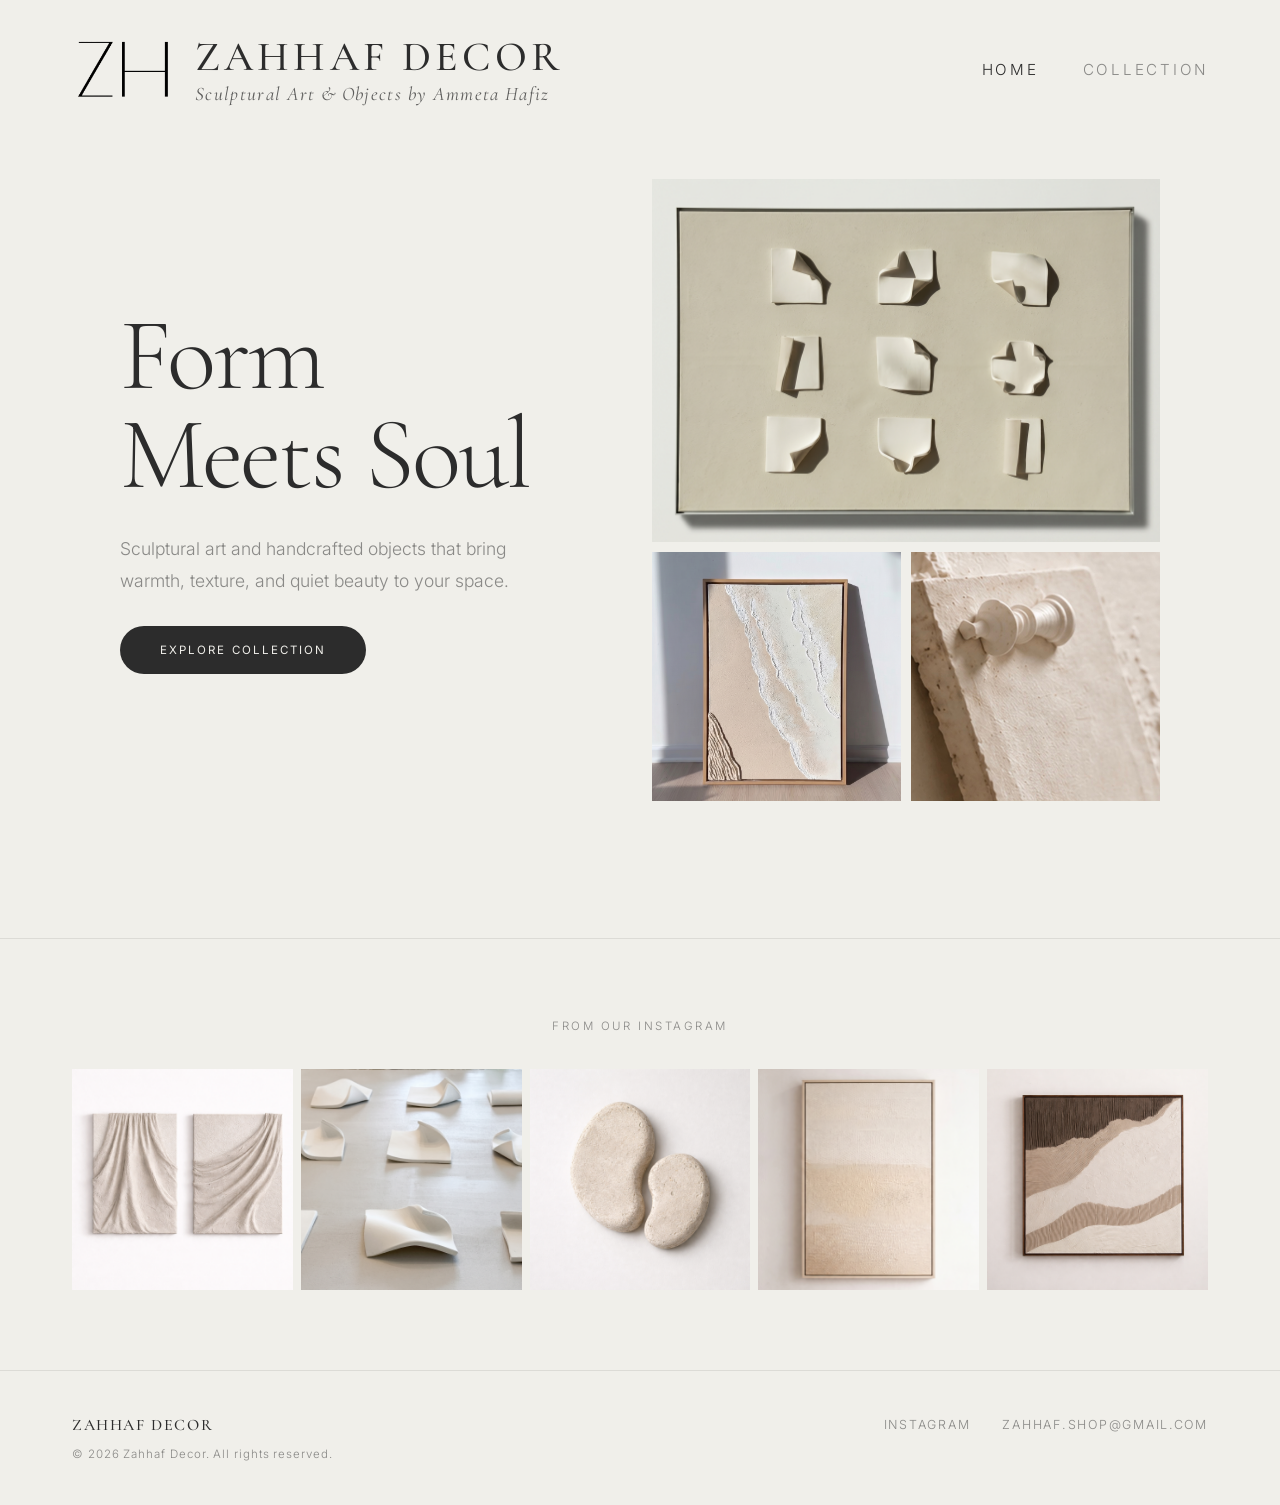
<file: index.html>
<!DOCTYPE html>
<html lang="en">
<head>
  <meta charset="UTF-8">
  <meta name="viewport" content="width=device-width, initial-scale=1.0">
  <title>Zahhaf Decor</title>
  <link rel="stylesheet" href="style.css">
</head>
<body>

  <!-- Navigation -->
  <nav class="nav">
    <a href="index.html" class="nav-brand"><img src="images/logo.png" alt="Zahhaf Decor logo" class="nav-logo"><span class="nav-brand-text">Zahhaf Decor<span class="nav-byline">Sculptural Art & Objects by Ammeta Hafiz</span></span></a>
    <ul class="nav-links">
      <li><a href="index.html" class="active">Home</a></li>
      <li><a href="collection.html">Collection</a></li>
    </ul>
  </nav>

  <!-- Hero -->
  <section class="hero">

    <div class="hero-content">
      <h1 class="hero-heading">Form<br>Meets Soul</h1>
      <p class="hero-subtitle">Sculptural art and handcrafted objects that bring warmth, texture, and quiet beauty to your space.</p>
      <a href="collection.html" class="btn">Explore Collection</a>
    </div>

    <div class="hero-collage">
      <img src="images/12.png" alt="" class="collage-img collage-img--top">
      <img src="images/21.png" alt="" class="collage-img collage-img--bottom-left">
      <div class="collage-cell--bottom-right">
        <img src="images/27.jpeg" alt="" class="collage-img">
      </div>
    </div>

  </section>

  <!-- Instagram -->
  <section class="instagram">
    <a href="https://instagram.com/zahhaf.decor" target="_blank" rel="noopener" class="instagram-label">From Our Instagram</a>
    <div class="instagram-grid">
      <img src="images/19.png" alt="">
      <img src="images/25.png" alt="">
      <img src="images/14.png" alt="">
      <img src="images/17.png" alt="">
      <img src="images/08.png" alt="">
    </div>
  </section>

  <!-- Footer -->
  <footer class="footer">
    <div class="footer-top">
      <span class="footer-brand">Zahhaf Decor</span>
      <div class="footer-contact">
        <a href="https://instagram.com/zahhaf.decor" target="_blank" rel="noopener">Instagram</a>
        <a href="mailto:zahhaf.shop@gmail.com">zahhaf.shop@gmail.com</a>
      </div>
    </div>
    <span class="footer-copy">&copy; 2026 Zahhaf Decor. All rights reserved.</span>
  </footer>

</body>
</html>
</file>
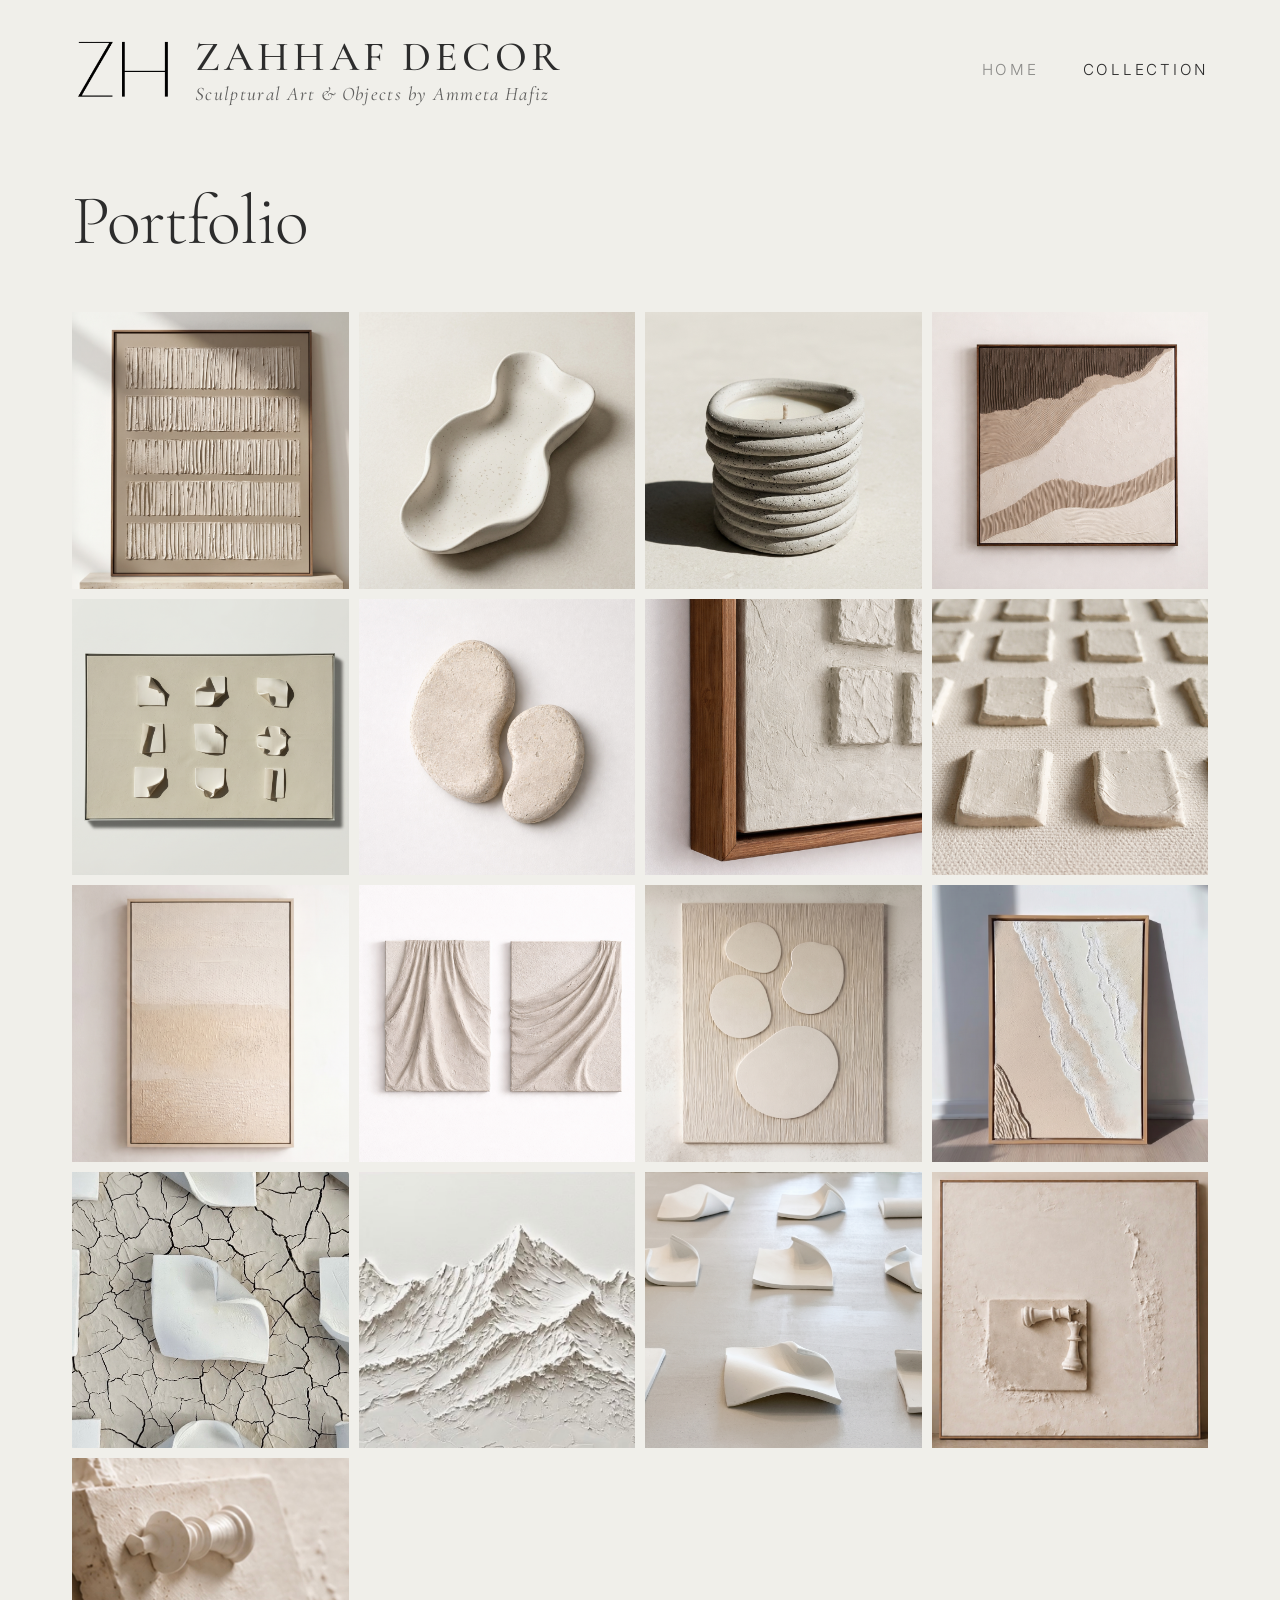
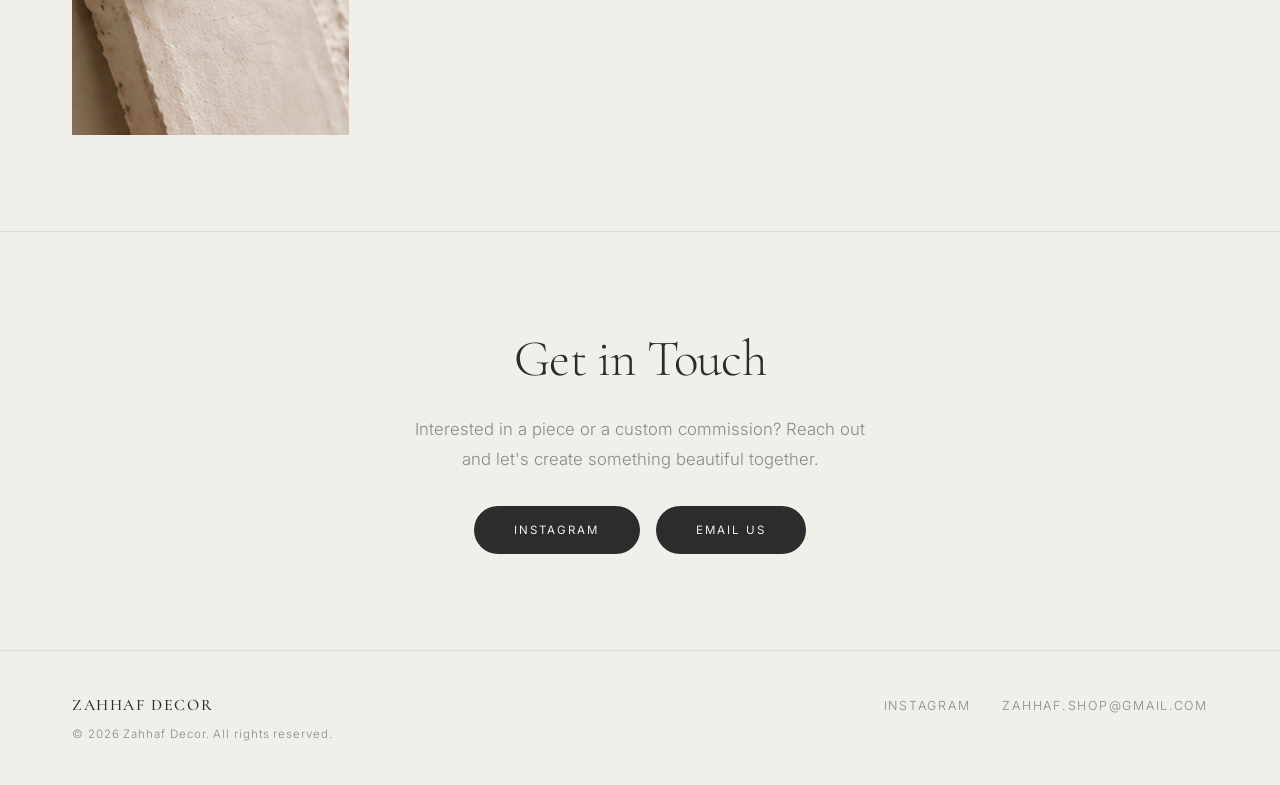
<file: collection.html>
<!DOCTYPE html>
<html lang="en">
<head>
  <meta charset="UTF-8">
  <meta name="viewport" content="width=device-width, initial-scale=1.0">
  <title>Collection — Zahhaf Decor</title>
  <link rel="stylesheet" href="style.css">
</head>
<body>

  <!-- Navigation -->
  <nav class="nav">
    <a href="index.html" class="nav-brand"><img src="images/logo.png" alt="Zahhaf Decor logo" class="nav-logo"><span class="nav-brand-text">Zahhaf Decor<span class="nav-byline">Sculptural Art & Objects by Ammeta Hafiz</span></span></a>
    <ul class="nav-links">
      <li><a href="index.html">Home</a></li>
      <li><a href="collection.html" class="active">Collection</a></li>
    </ul>
  </nav>

  <!-- Page Header -->
  <header class="collection-header">
    <h1 class="collection-title">Portfolio</h1>
  </header>

  <!-- Gallery -->
  <main class="gallery">
    <div class="gallery-item"><img src="images/03.png" alt=""></div>
    <div class="gallery-item"><img src="images/05.png" alt=""></div>
    <div class="gallery-item"><img src="images/06.png" alt=""></div>
    <div class="gallery-item"><img src="images/08.png" alt=""></div>
    <div class="gallery-item"><img src="images/12.png" alt=""></div>
    <div class="gallery-item"><img src="images/14.png" alt=""></div>
    <div class="gallery-item"><img src="images/15.png" alt=""></div>
    <div class="gallery-item"><img src="images/16.png" alt=""></div>
    <div class="gallery-item"><img src="images/17.png" alt=""></div>
    <div class="gallery-item"><img src="images/19.png" alt=""></div>
    <div class="gallery-item"><img src="images/20.png" alt=""></div>
    <div class="gallery-item"><img src="images/21.png" alt=""></div>
    <div class="gallery-item"><img src="images/22.jpeg" alt=""></div>
    <div class="gallery-item"><img src="images/23.jpeg" alt=""></div>
    <div class="gallery-item"><img src="images/25.png" alt=""></div>
    <div class="gallery-item"><img src="images/26.jpeg" alt=""></div>
    <div class="gallery-item"><img src="images/27.jpeg" alt=""></div>
  </main>

  <!-- Contact -->
  <section class="contact">
    <h2 class="contact-heading">Get in Touch</h2>
    <p class="contact-text">Interested in a piece or a custom commission? Reach out and let's create something beautiful together.</p>
    <div class="contact-links">
      <a href="https://instagram.com/zahhaf.decor" target="_blank" rel="noopener" class="btn">Instagram</a>
      <a href="mailto:zahhaf.shop@gmail.com" class="btn">Email Us</a>
    </div>
  </section>

  <!-- Footer -->
  <footer class="footer">
    <div class="footer-top">
      <span class="footer-brand">Zahhaf Decor</span>
      <div class="footer-contact">
        <a href="https://instagram.com/zahhaf.decor" target="_blank" rel="noopener">Instagram</a>
        <a href="mailto:zahhaf.shop@gmail.com">zahhaf.shop@gmail.com</a>
      </div>
    </div>
    <span class="footer-copy">&copy; 2026 Zahhaf Decor. All rights reserved.</span>
  </footer>

</body>
</html>
</file>
<file: style.css>
/* ============================================================
   Zahhaf Decor — Shared Stylesheet
   Aesthetic: Minimalist / Editorial / Luxury
   ============================================================ */

@import url('https://fonts.googleapis.com/css2?family=Cormorant+Garamond:ital,wght@0,300;0,400;0,500;0,600;1,300;1,400;1,500&family=Inter:wght@300;400;500&display=swap');

/* ── Variables ─────────────────────────────────────────────── */
:root {
  --bg:          #F0EFEA;
  --text:        #2C2C2C;
  --text-muted:  rgba(44, 44, 44, 0.52);
  --border:      rgba(44, 44, 44, 0.1);
  --font-serif:  'Cormorant Garamond', Georgia, serif;
  --font-sans:   'Inter', Helvetica Neue, sans-serif;
  --pad-x:       72px;
}

/* ── Reset ──────────────────────────────────────────────────── */
*, *::before, *::after { box-sizing: border-box; margin: 0; padding: 0; }
html { font-size: 16px; scroll-behavior: smooth; }
body {
  background: var(--bg);
  color: var(--text);
  font-family: var(--font-sans);
  font-weight: 300;
  -webkit-font-smoothing: antialiased;
}
a { color: inherit; text-decoration: none; }
img { display: block; max-width: 100%; }

/* ── Navigation ─────────────────────────────────────────────── */
.nav {
  display: flex;
  align-items: center;
  justify-content: space-between;
  padding: 32px var(--pad-x);
}

.nav-brand {
  font-family: var(--font-serif);
  font-size: 2.6rem;
  font-weight: 500;
  letter-spacing: 0.1em;
  text-transform: uppercase;
  display: flex;
  align-items: center;
  gap: 20px;
}

.nav-logo {
  height: 64px;
  width: auto;
}

.nav-brand-text {
  display: flex;
  flex-direction: column;
}

.nav-byline {
  font-family: var(--font-serif);
  font-size: 1.2rem;
  font-weight: 400;
  font-style: italic;
  letter-spacing: 0.07em;
  text-transform: none;
  color: rgba(44, 44, 44, 0.75);
}
.nav-links {
  display: flex;
  gap: 44px;
  list-style: none;
}

.nav-links a {
  font-size: 0.95rem;
  letter-spacing: 0.18em;
  text-transform: uppercase;
  color: var(--text-muted);
  transition: color 0.2s;
}

.nav-links a:hover,
.nav-links a.active { color: var(--text); }

/* ── Button ─────────────────────────────────────────────────── */
.btn {
  display: inline-block;
  background: var(--text);
  color: var(--bg);
  font-family: var(--font-sans);
  font-size: 0.72rem;
  font-weight: 400;
  letter-spacing: 0.18em;
  text-transform: uppercase;
  padding: 17px 40px;
  border-radius: 50px;
  transition: opacity 0.25s;
  width: fit-content;
}
.btn:hover { opacity: 0.72; }

/* ── Footer ─────────────────────────────────────────────────── */
.footer {
  padding: 44px var(--pad-x);
  border-top: 1px solid var(--border);
  display: flex;
  flex-direction: column;
  gap: 12px;
}

.footer-top {
  display: flex;
  align-items: center;
  justify-content: space-between;
}

.footer-brand {
  font-family: var(--font-serif);
  font-size: 1rem;
  font-weight: 500;
  letter-spacing: 0.1em;
  text-transform: uppercase;
}

.footer-contact {
  display: flex;
  gap: 32px;
}

.footer-contact a {
  font-size: 0.78rem;
  letter-spacing: 0.14em;
  text-transform: uppercase;
  color: var(--text-muted);
  transition: color 0.2s;
}

.footer-contact a:hover {
  color: var(--text);
}

.footer-copy {
  font-size: 0.72rem;
  color: var(--text-muted);
  letter-spacing: 0.08em;
}

/* ── Contact Section ───────────────────────────────────────── */
.contact {
  padding: 96px var(--pad-x);
  border-top: 1px solid var(--border);
  text-align: center;
  display: flex;
  flex-direction: column;
  align-items: center;
  gap: 24px;
}

.contact-heading {
  font-family: var(--font-serif);
  font-size: clamp(2.2rem, 4vw, 3.5rem);
  font-weight: 300;
  letter-spacing: -0.015em;
}

.contact-text {
  font-size: 1.05rem;
  line-height: 1.8;
  color: var(--text-muted);
  max-width: 480px;
}

.contact-links {
  display: flex;
  gap: 16px;
  margin-top: 8px;
}

/* ============================================================
   LANDING PAGE
   ============================================================ */

/* ── Hero ───────────────────────────────────────────────────── */
.hero {
  display: grid;
  grid-template-columns: 1fr 1fr;
  min-height: calc(100vh - 100px);
  padding: 0 120px 96px;
  column-gap: 24px;
  align-items: center;
}

/* Left: text */
.hero-content {
  display: flex;
  flex-direction: column;
  gap: 28px;
  padding-top: 0;
}

.hero-heading {
  font-family: var(--font-serif);
  font-size: clamp(4.5rem, 8vw, 8.5rem);
  font-weight: 300;
  line-height: 0.97;
  letter-spacing: -0.025em;
  color: var(--text);
}

.hero-subtitle {
  font-size: 1.1rem;
  line-height: 1.85;
  color: var(--text-muted);
  max-width: 420px;
}

/* Right: image collage */
.hero-collage {
  display: grid;
  grid-template-columns: 1fr 1fr;
  grid-template-rows: auto auto;
  gap: 10px;
  overflow: hidden;
  align-self: center;
}

.collage-img {
  object-fit: cover;
  width: 100%;
  height: 100%;
  display: block;
}

/* Top image spans full width of collage */
.collage-img--top {
  grid-column: 1 / -1;
  grid-row: 1;
  aspect-ratio: 1.4 / 1;
}

/* Bottom-left — zoomed-in crop */
.collage-img--bottom-left {
  grid-column: 1;
  grid-row: 2;
  aspect-ratio: 1 / 1;
  object-position: center 30%;
}

/* Bottom-right — zoomed-in crop */
.collage-cell--bottom-right {
  grid-column: 2;
  grid-row: 2;
  aspect-ratio: 1 / 1;
  overflow: hidden;
}

.collage-cell--bottom-right img {
  width: 100%;
  height: 100%;
  object-fit: cover;
}

/* ── Instagram Strip ────────────────────────────────────────── */
.instagram {
  padding: 80px var(--pad-x);
  border-top: 1px solid var(--border);
}

.instagram-label {
  display: block;
  font-size: 0.72rem;
  letter-spacing: 0.22em;
  text-transform: uppercase;
  color: var(--text-muted);
  margin-bottom: 36px;
  text-align: center;
}

.instagram-grid {
  display: grid;
  grid-template-columns: repeat(5, 1fr);
  gap: 8px;
}

.instagram-grid img {
  width: 100%;
  aspect-ratio: 1 / 1;
  object-fit: cover;
  transition: opacity 0.3s;
}

.instagram-grid img:hover { opacity: 0.85; }

/* ============================================================
   COLLECTION PAGE
   ============================================================ */

/* ── Collection Header ──────────────────────────────────────── */
.collection-header {
  padding: 48px var(--pad-x) 56px;
}

.collection-title {
  font-family: var(--font-serif);
  font-size: clamp(3rem, 5.5vw, 5.5rem);
  font-weight: 300;
  letter-spacing: -0.015em;
  line-height: 1;
}

/* ── Gallery Grid ───────────────────────────────────────────── */
.gallery {
  padding: 0 var(--pad-x) 96px;
  display: grid;
  grid-template-columns: repeat(4, 1fr);
  gap: 10px;
}

.gallery-item {
  aspect-ratio: 1 / 1;
  overflow: hidden;
  background: rgba(44, 44, 44, 0.04);
}

.gallery-item img {
  width: 100%;
  height: 100%;
  object-fit: cover;
  transition: transform 0.5s cubic-bezier(0.25, 0.46, 0.45, 0.94),
              opacity 0.3s;
}

.gallery-item img:hover {
  transform: scale(1.04);
  opacity: 0.92;
}

/* ============================================================
   MOBILE — max-width: 768px
   ============================================================ */
@media (max-width: 768px) {
  :root {
    --pad-x: 20px;
  }

  /* ── Nav ── */
  .nav {
    padding: 20px var(--pad-x);
    gap: 16px;
  }
  .nav-brand {
    font-size: 1.8rem;
    gap: 12px;
  }
  .nav-logo {
    height: 44px;
  }
  .nav-byline {
    font-size: 0.9rem;
  }
  .nav-links {
    display: none;
  }

  /* ── Hero: single column, collage stacks below text ── */
  .hero {
    grid-template-columns: 1fr;
    padding: 40px var(--pad-x) 64px;
    min-height: auto;
    row-gap: 40px;
  }
  .hero-heading {
    font-size: clamp(3rem, 12vw, 4.5rem);
  }
  .hero-collage {
    grid-template-rows: auto auto;
  }
  .hero-subtitle {
    max-width: none;
  }
  .btn {
    display: inline-block;
    text-align: center;
  }

  /* ── Instagram: 3 columns ── */
  .instagram {
    padding: 60px var(--pad-x);
  }
  .instagram-grid {
    grid-template-columns: repeat(3, 1fr);
  }

  /* ── Collection header ── */
  .collection-header {
    padding: 32px var(--pad-x) 32px;
  }

  /* ── Gallery: 2 columns ── */
  .gallery {
    grid-template-columns: repeat(2, 1fr);
    padding: 0 var(--pad-x) 64px;
    gap: 8px;
  }

  /* ── Contact ── */
  .contact {
    padding: 64px var(--pad-x);
  }
  .contact-links {
    flex-direction: column;
    align-items: center;
  }

  /* ── Footer: stack vertically ── */
  .footer {
    padding: 32px var(--pad-x);
    align-items: flex-start;
    gap: 16px;
  }
  .footer-top {
    flex-direction: column;
    align-items: flex-start;
    gap: 16px;
  }
  .footer-contact {
    gap: 20px;
  }
}
</file>
